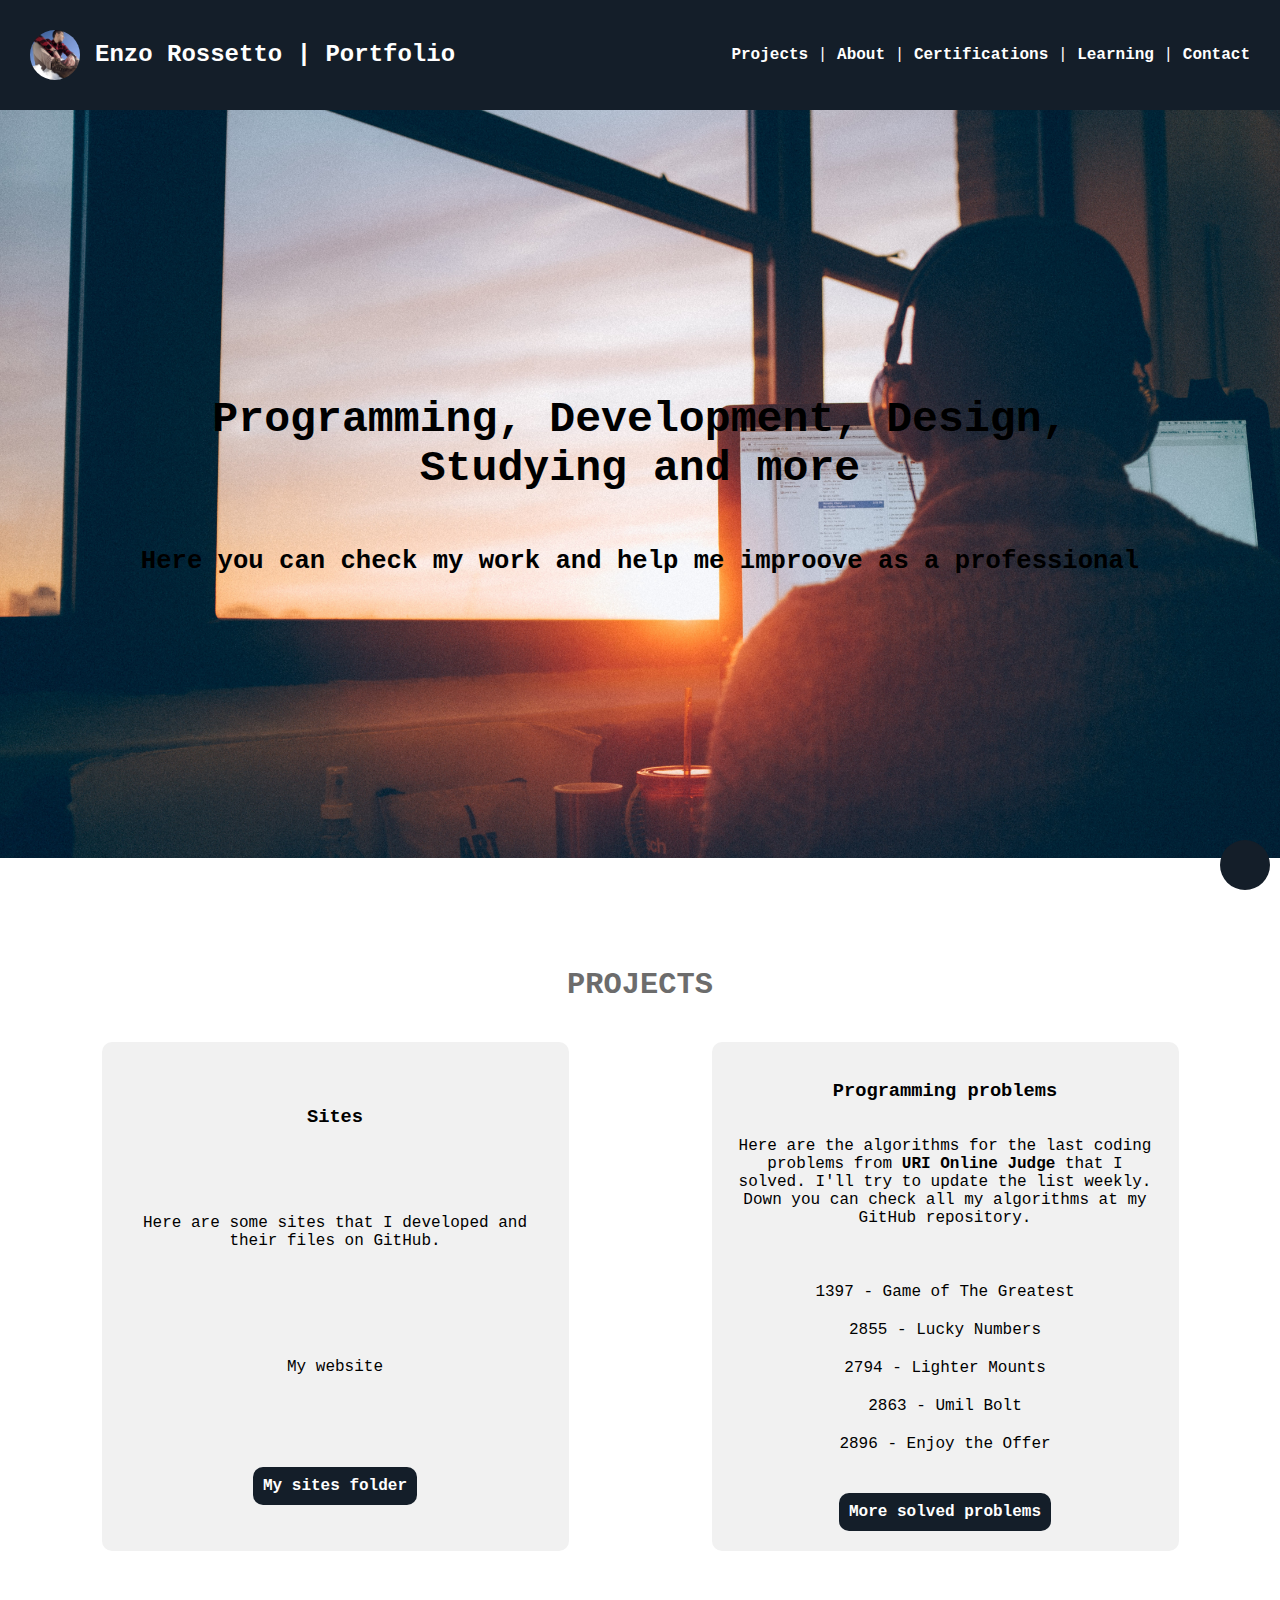
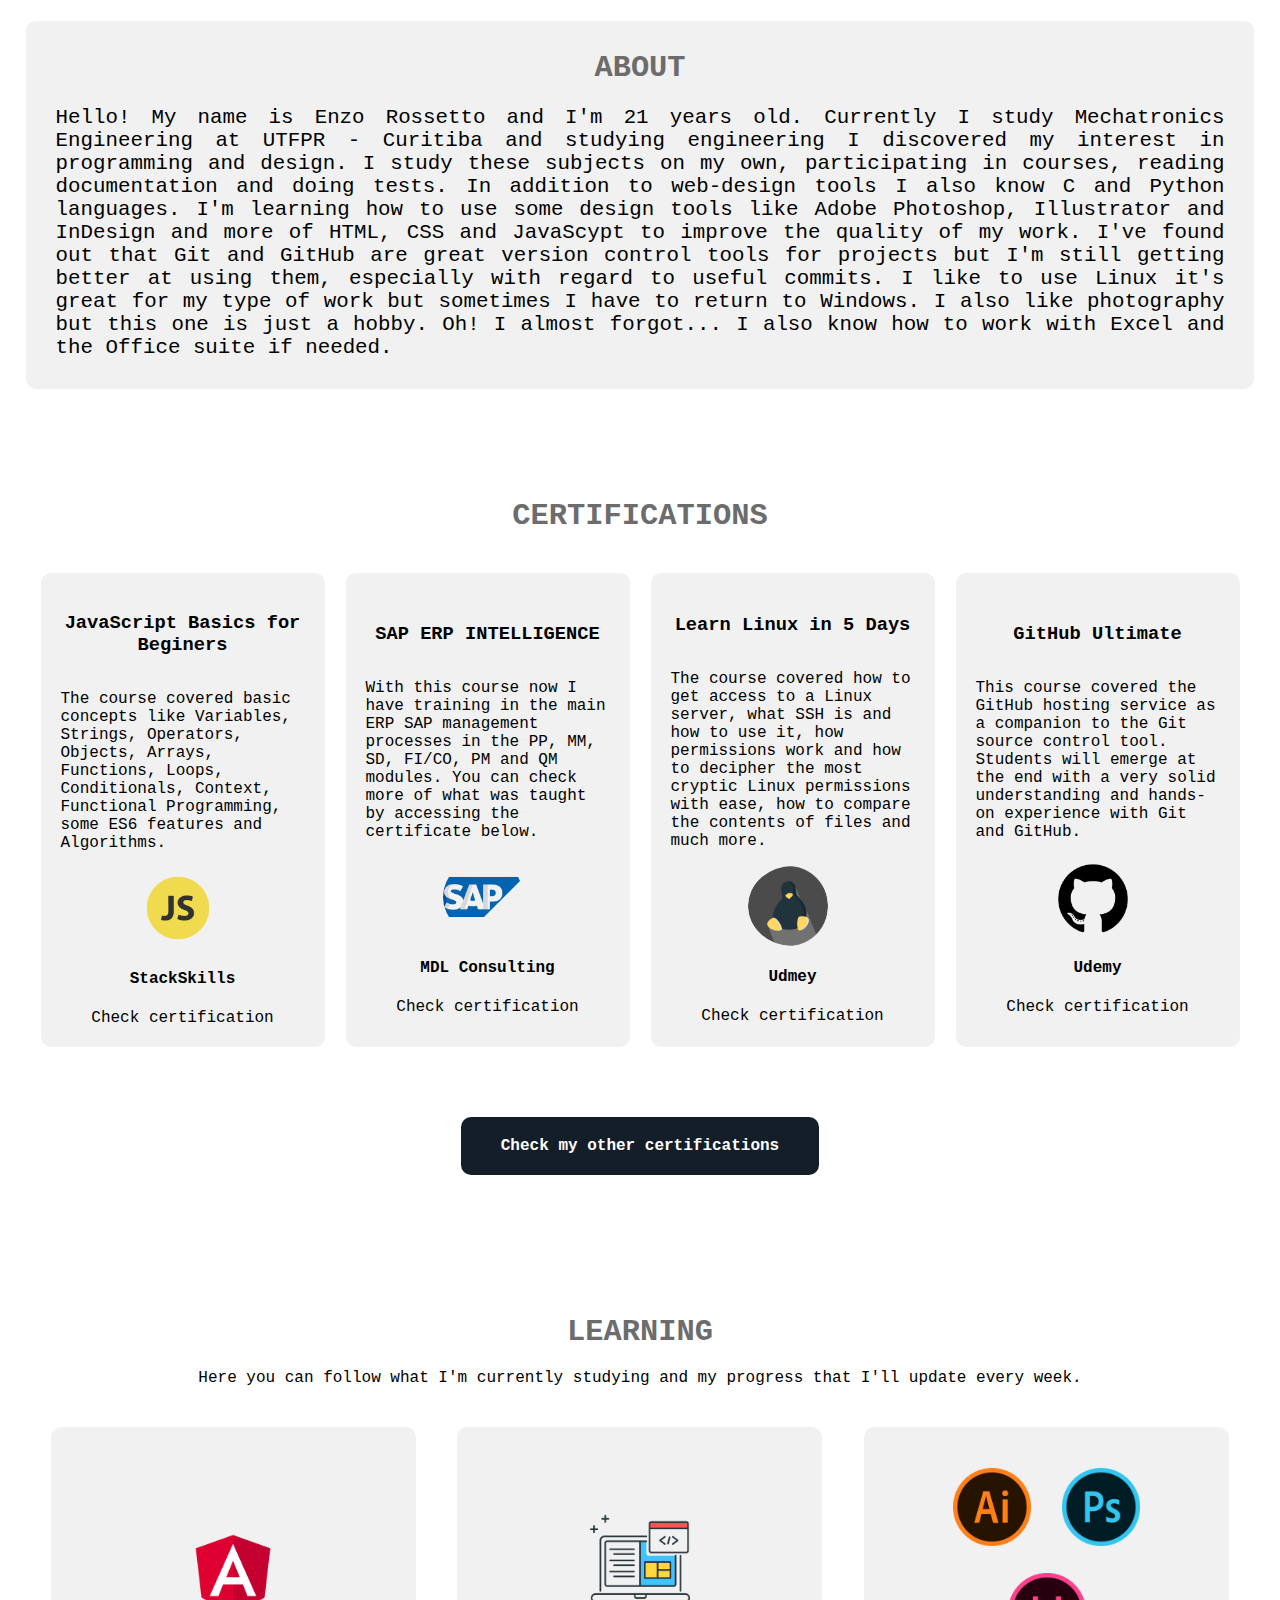
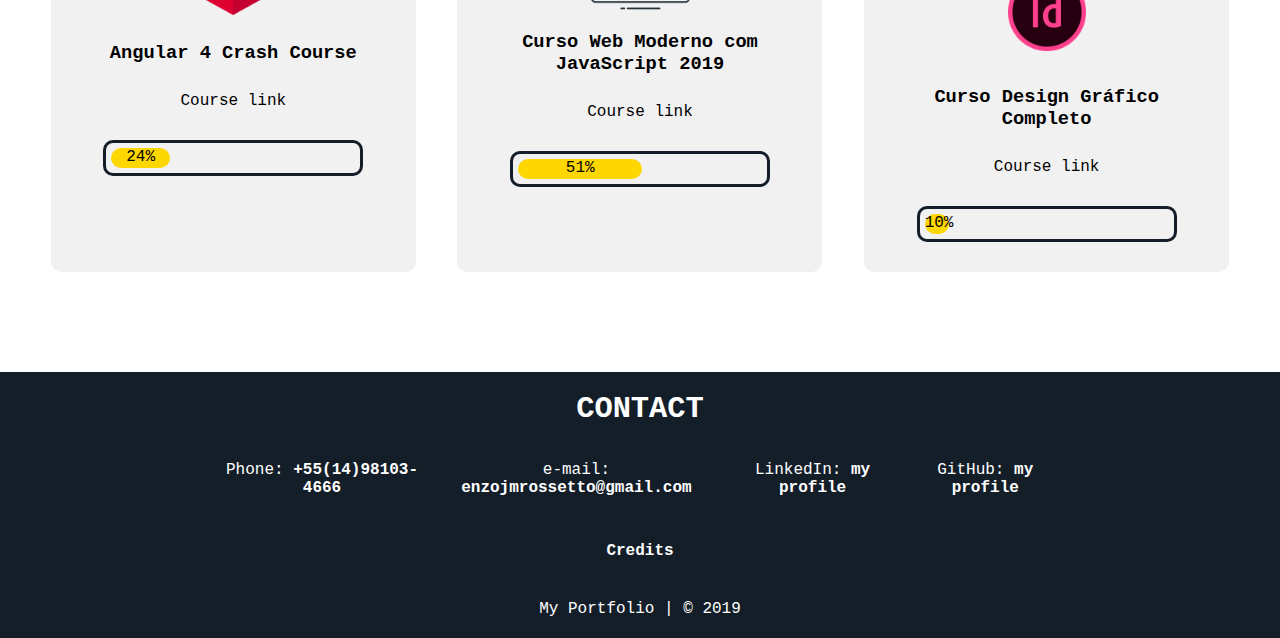
<file: my-website/index.html>
<!DOCTYPE html>
<html lang="en">

<head>
    <meta charset="UTF-8">
    <meta name="viewport" content="width=device-width, initial-scale=1.0">
    <meta http-equiv="X-UA-Compatible" content="ie=edge">
    <meta name="theme-color" content="#141e29">

    <title>Enzo Rossetto | Portfolio</title>

    <link rel="stylesheet" type="text/css" href="css/styles.css">
    <link rel="stylesheet" href="https://use.fontawesome.com/releases/v5.7.2/css/all.css"
        integrity="sha384-fnmOCqbTlWIlj8LyTjo7mOUStjsKC4pOpQbqyi7RrhN7udi9RwhKkMHpvLbHG9Sr" crossorigin="anonymous">

    <script src="javascript/script.js"></script>

    <link rel="apple-touch-icon" sizes="180x180" href="favicon/apple-touch-icon.png">
    <link rel="icon" type="image/png" sizes="32x32" href="favicon/favicon-32x32.png">
    <link rel="icon" type="image/png" sizes="16x16" href="favicon/favicon-16x16.png">
    <link rel="manifest" href="favicon/site.webmanifest">
</head>

<body>
    <header>
        <h2><img src="images/profile.jpg" alt="Profile pic">Enzo Rossetto | Portfolio</h2>

        <nav>
            <ul class="unlisted">
                <li class="list-item"><a href="#projects" class="link-type-1">Projects</a></li>
                <li class="separator">|</li>
                <li class="list-item"><a href="#about" class="link-type-1">About</a></li>
                <li class="separator">|</li>
                <li class="list-item"><a href="#certifications" class="link-type-1">Certifications</a></li>
                <li class="separator">|</li>
                <li class="list-item"><a href="#learning" class="link-type-1">Learning</a></li>
                <li class="separator">|</li>
                <!-- <li class="list-item"><a href="#support" class="link-type-1">Support</a></li>
                <li class="separator">|</li> -->
                <li class="list-item"><a href="#contact" class="link-type-1">Contact</a></li>
            </ul>
        </nav>

        <div class="collapsible"><i class="fas fa-angle-down"></i></div>

    </header>

    <main>
        <section id="hero">
            <h1>Programming, Development, Design, Studying and more</h1>
            <p>Here you can check my work and help me improove as a professional</p>
        </section>

        <section id="projects">
            <h2 class="section-title">Projects</h2>

            <div class="container">
                <!-- <div class="project card">
                    <h3>Design</h3>
                    <p>Here are some stuf I designed myself.</p>
                    <ul class="unlisted">
                        <li class="list-item"><a href="#projects" class="link-type-2">Work in progress</a></li>
                    </ul>
                    <div class="link-background"><a href="#projects" class="link-type-1">Work in progress</a></div>
                </div> -->

                <div class="project card">
                    <h3>Sites</h3>
                    <p>Here are some sites that I developed and their files on GitHub.</p>
                    <ul class="unlisted">
                        <li class="list-item"><a href="https://github.com/enzorossetto/websites/tree/master/my-website"
                                target="_blank" class="link-type-2">My website</a></li>
                    </ul>
                    <div class="link-background"><a href="https://github.com/enzorossetto/websites" target="_blank"
                            class="link-type-1">My sites folder</a></div>
                </div>

                <div class="project card">
                    <h3>Programming problems</h3>
                    <p>
                        Here are the algorithms for the last coding problems from <a
                            href="https://www.urionlinejudge.com.br/judge/en/profile/158945?sort=Ranks.updatetime&direction=desc"
                            class="link-type-1">URI Online Judge</a> that I solved. I'll try to update the list weekly.
                        Down you can check all my algorithms at my GitHub repository.
                    </p>
                    <ul class="unlisted">
                        <!-- <li class="list-item"><a href="https://github.com/enzorossetto/codes/blob/master/uri/" class="link-type-2" target="_blank"></a></li> -->
                        <li class="list-item"><a href="https://github.com/enzorossetto/codes/blob/master/uri/c/1397.c"
                                class="link-type-2" target="_blank">1397 - Game of The Greatest</a></li>
                        <li class="list-item"><a href="https://github.com/enzorossetto/codes/blob/master/uri/c/2855.c"
                                class="link-type-2" target="_blank">2855 - Lucky Numbers</a></li>
                        <li class="list-item"><a href="https://github.com/enzorossetto/codes/blob/master/uri/c/2794.c"
                                class="link-type-2" target="_blank">2794 - Lighter Mounts</a></li>
                        <li class="list-item"><a href="https://github.com/enzorossetto/codes/blob/master/uri/c/2863.c"
                                class="link-type-2" target="_blank">2863 - Umil Bolt</a></li>
                        <li class="list-item"><a href="https://github.com/enzorossetto/codes/blob/master/uri/c/2896.c"
                                class="link-type-2" target="_blank">2896 - Enjoy the Offer</a></li>
                    </ul>
                    <div class="link-background">
                        <a href="https://github.com/enzorossetto/codes/tree/master/uri" target="_blank"
                            class="link-type-1">More
                            solved problems</a>
                    </div>
                </div>
            </div>
        </section>

        <section id="about">
            <h2 class="section-title">About</h2>
            <p>
                Hello! My name is Enzo Rossetto and I'm 21 years old. Currently I study Mechatronics
                Engineering at UTFPR - Curitiba and studying engineering I discovered my interest in
                programming and design. I study these subjects on my own, participating in courses,
                reading documentation and doing tests. In addition to web-design tools I also know C
                and Python languages. I'm learning how to use some design tools like Adobe Photoshop,
                Illustrator and InDesign and more of HTML, CSS and JavaScypt to improve the quality
                of my work. I've found out that Git and GitHub are great version control tools for
                projects but I'm still getting better at using them, especially with regard to useful
                commits. I like to use Linux it's great for my type of work but sometimes I have to
                return to Windows. I also like photography but this one is just a hobby. Oh! I almost
                forgot... I also know how to work with Excel and the Office suite if needed.
            </p>
        </section>

        <section id="certifications">
            <h2 class="section-title">Certifications</h2>

            <div class="container">
                <div class="certification card">
                    <h3 class="certification-title">JavaScript Basics for Beginers</h3>
                    <p class="certification-description">
                        The course covered basic concepts like Variables, Strings, Operators, Objects, Arrays,
                        Functions, Loops, Conditionals, Context, Functional Programming, some ES6 features and
                        Algorithms.
                    </p>
                    <img src="images/javascript.png" alt="JavaScript" class="icon">
                    <div>
                        <h4 class="certification-provider">StackSkills</h4>
                        <a href="https://drive.google.com/file/d/14gJ3RIyErhxOfF4eLvkiC_gjeU3wiGF5/view?usp=sharing"
                            class="link-type-1" target="_blank">Check certification</a>
                    </div>
                </div>

                <div class="certification card">
                    <h3 class="certification-title">SAP ERP INTELLIGENCE</h3>
                    <p class="certification-description">
                        With this course now I have training in the main ERP SAP management processes in the
                        PP, MM, SD, FI/CO, PM and QM modules. You can check more of what was taught by
                        accessing the certificate below.
                    </p>
                    <img src="images/sap.png" alt="SAP" class="icon">
                    <div>
                        <h4 class="certification-provider">MDL Consulting</h4>
                        <a href="https://drive.google.com/file/d/1qDqlto2UvUg8obk0Dv5ZfYE3o1Na1QFg/view?usp=sharing"
                            class="link-type-1" target="_blank">Check certification</a>
                    </div>
                </div>

                <div class="certification card">
                    <h3 class="certification-title">Learn Linux in 5 Days</h3>
                    <p class="certification-description">
                        The course covered how to get access to a Linux server, what SSH is and how to use it,
                        how permissions work and how to decipher the most cryptic Linux permissions with ease,
                        how to compare the contents of files and much more.
                    </p>
                    <img src="images/linux.png" alt="Linux" class="icon">
                    <div>
                        <h4 class="certification-provider">Udmey</h4>
                        <a href="https://drive.google.com/file/d/1BmRF375NJ_0gKINBTHp49JG4Pwdg3hnp/view?usp=sharing"
                            class="link-type-1" target="_blank">Check certification</a>
                    </div>
                </div>

                <div class="certification card">
                    <h3 class="certification-title">GitHub Ultimate</h3>
                    <p class="certification-description">
                        This course covered the GitHub hosting service as a companion to the Git source
                        control tool. Students will emerge at the end with a very solid understanding and
                        hands-on experience with Git and GitHub.
                    </p>
                    <img src="images/github.png" alt="GitHub" class="icon">
                    <div>
                        <h4 class="certification-provider">Udemy</h4>
                        <a href="https://drive.google.com/file/d/1x6GSoPmA8KkcZRUNZ7S3_Z8ngUoFYZ9m/view?usp=sharing"
                            class="link-type-1" target="_blank">Check certification</a>
                    </div>
                </div>
            </div>

            <div class="link-background"><a href="certifications.html" class="link-type-1">Check my other
                    certifications</a></div>
        </section>

        <section id="learning">
            <h2 class="section-title">Learning</h2>

            <p>
                Here you can follow what I'm currently studying and my progress that I'll update every
                week.
            </p>

            <div class="container">
                <div class="studying card">
                    <img src="images/angular.png" alt="Angular">
                    <h3>Angular 4 Crash Course</h3>
                    <a href="https://stackskills.com/p/angular-4-crash-course" class="link-type-2" target="_blank">
                        Course link</a>
                    <div class="progress">
                        <div class="progress-percentage" style="width: 24%">24%</div>
                    </div>
                </div>

                <!-- <div class="studying card">
                    <img src="images/coding.png" alt="Coding">
                    <h3>Curso Desenvolvimento Web</h3>
                    <a href="http://programadorbr.com/p/dev-frontend?ref=W8703696Y" class="link-type-2" target="_blank">
                        Course link</a>
                    <div class="progress">
                        <div class="progress-percentage" style="width: 79%">79%</div>
                    </div>
                </div> -->

                <div class="studying card">
                    <img src="images/web-dev.png" alt="Web Development">
                    <h3>Curso Web Moderno com JavaScript 2019</h3>
                    <a href="https://www.udemy.com/curso-web/" class="link-type-2" target="_blank">Course link</a>
                    <div class="progress">
                        <div class="progress-percentage" style="width: 51%">51%</div>
                    </div>
                </div>

                <div class="studying card">
                    <div>
                        <img src="images/illustrator.png" alt="Illustrator">
                        <img src="images/photoshop.png" alt="Photoshop">
                        <img src="images/indesign.png" alt="InDesign">
                    </div>
                    <h3>Curso Design Gráfico Completo</h3>
                    <a href="https://www.udemy.com/curso-design-grafico-completo/" class="link-type-2" target="_blank">
                        Course link</a>
                    <div class="progress">
                        <div class="progress-percentage" style="width: 10%">10%</div>
                    </div>
                </div>
            </div>
        </section>

        <!-- <section id="support">
            <h2 class="section-title">Support</h2>

            <p>
                You can help me study more and improve my work equipment by supporting me financially. The
                values start at 1$ and from this you get the right to charge me for the studies and I will
                expose how much I have received so that everyone can follow.
            </p>

            <div><a href="#support" class="link-type-1">Future Patreon</a></div>
        </section> -->
    </main>

    <footer>
        <section id="contact">
            <h2 class="section-title">Contact</h2>

            <ul class="unlisted">
                <li class="list-item">Phone: <a href="tel:+5514981034668" class="link-type-1">+55(14)98103-4666</a></li>
                <li class="list-item">e-mail: <a href="mailto:enzojmrossetto@gmail.com"
                        class="link-type-1">enzojmrossetto@gmail.com</a></li>
                <li class="list-item">LinkedIn: <a href="https://www.linkedin.com/in/enzo-rossetto-7237b4129/"
                        target="_blank" class="link-type-1">my profile</a></li>
                <li class="list-item">GitHub: <a href="https://github.com/enzorossetto" target="_blank"
                        class="link-type-1">
                        my profile</a></li>
            </ul>
        </section>

        <div><a href="credits.html" class="link-type-1">Credits</a></div>

        <span>My Portfolio | &copy; 2019</span>
    </footer>

    <a id="go-top" href="#"><i class="fas fa-chevron-up"></i></a>
</body>

</html>
</file>
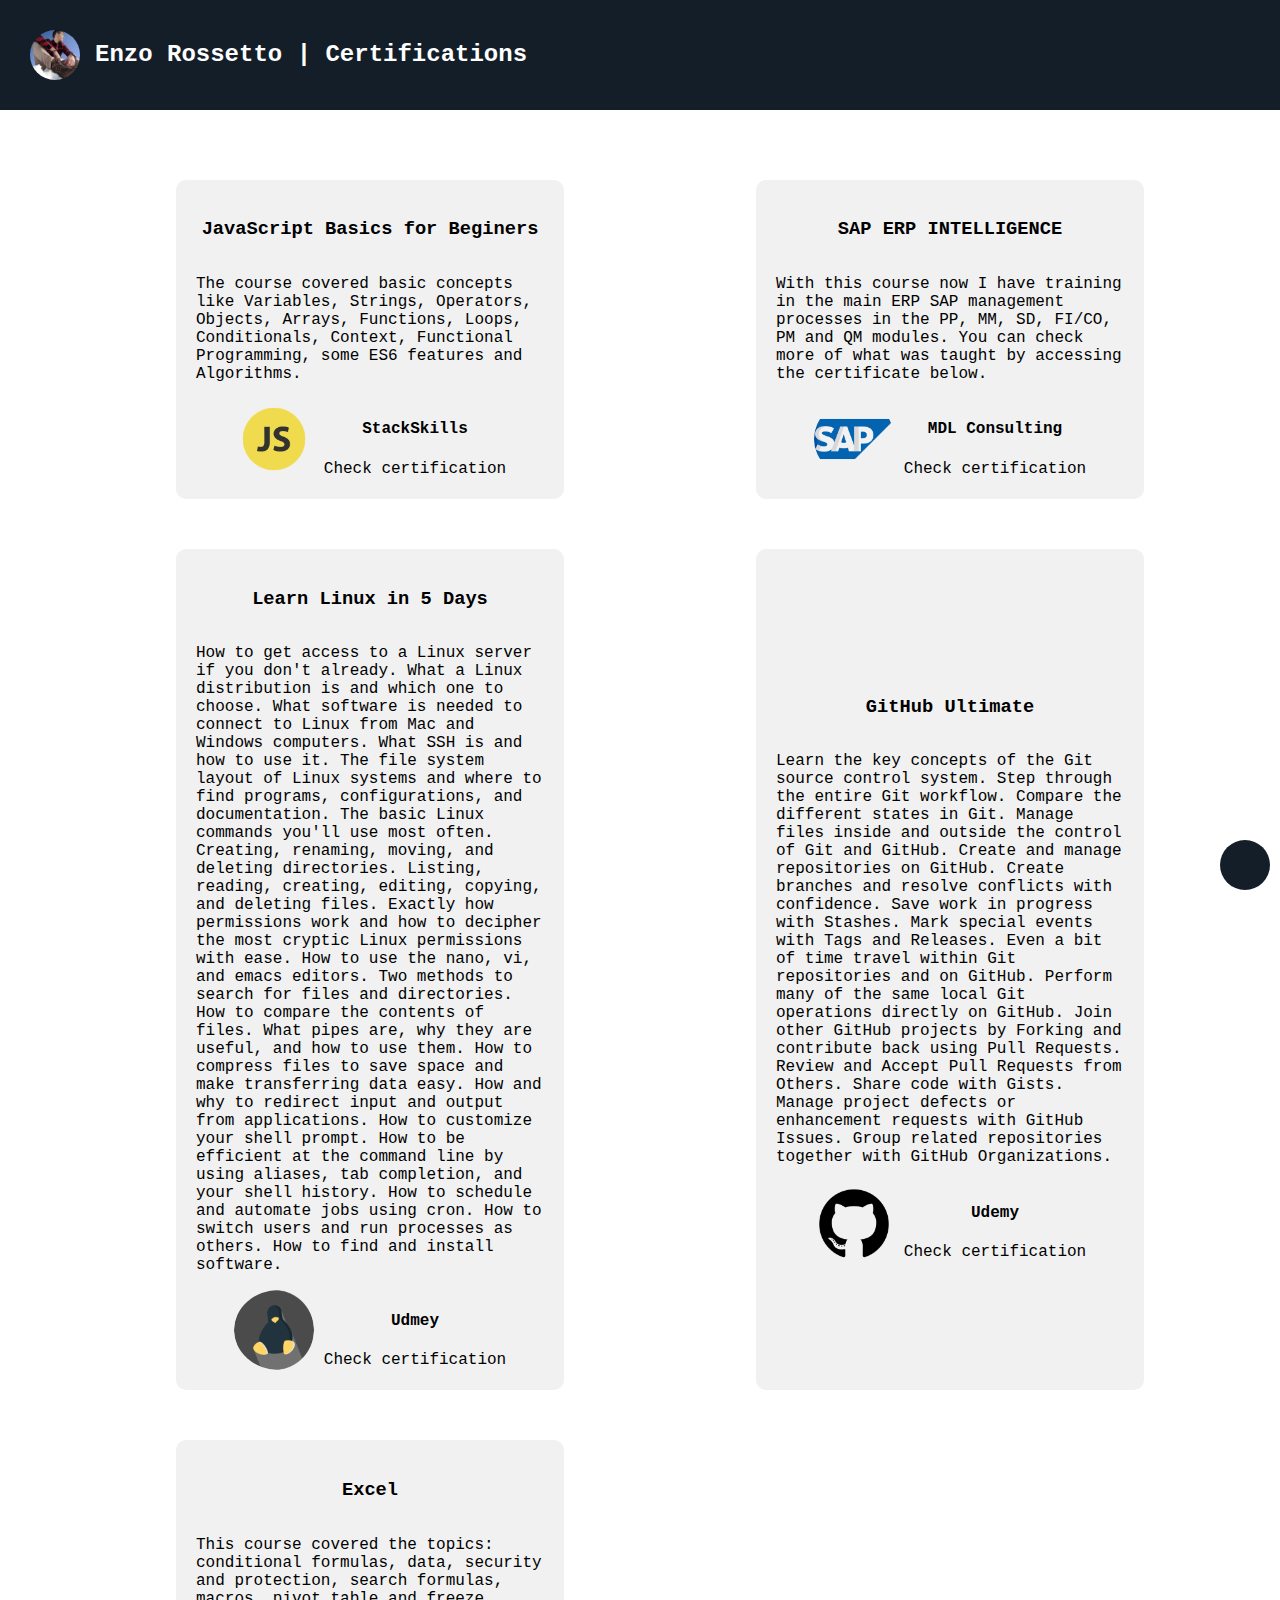
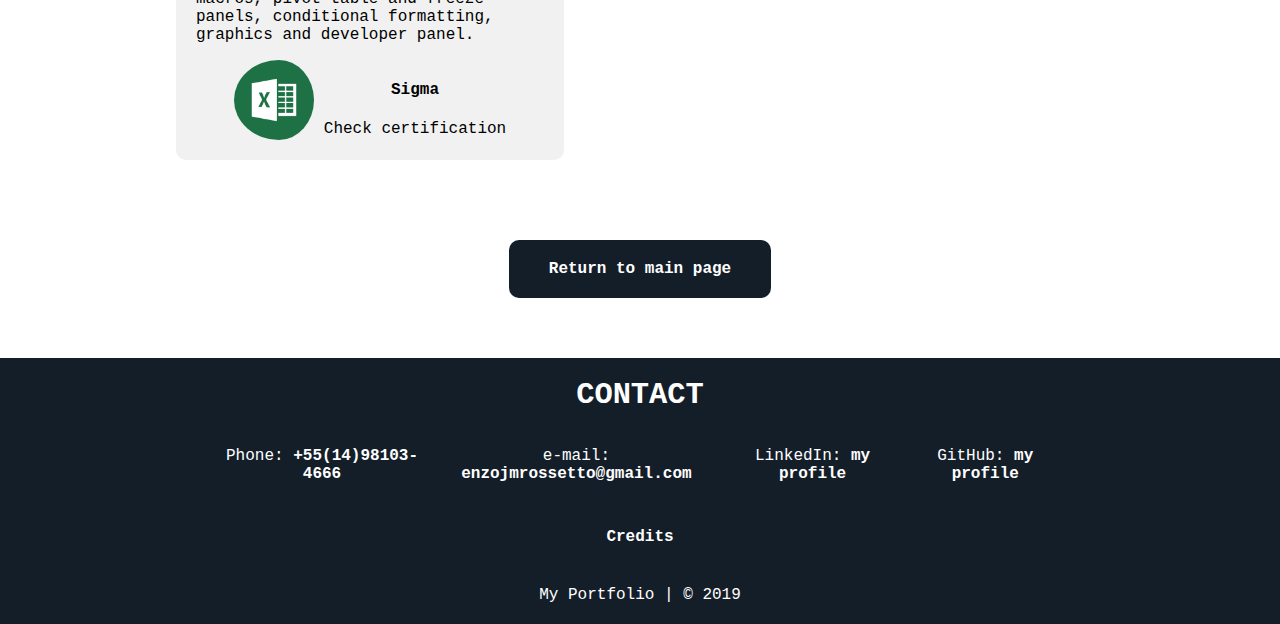
<file: my-website/certifications.html>
<!DOCTYPE html>
<html lang="en">

<head>
    <meta charset="UTF-8">
    <meta name="viewport" content="width=device-width, initial-scale=1.0">
    <meta http-equiv="X-UA-Compatible" content="ie=edge">
    <meta name="theme-color" content="#141e29">

    <title>Enzo Rossetto | Certifications</title>

    <link rel="stylesheet" type="text/css" href="css/styles.css">
    <link rel="stylesheet" type="text/css" href="css/certifications.css">
    <link rel="stylesheet" href="https://use.fontawesome.com/releases/v5.7.2/css/all.css" integrity="sha384-fnmOCqbTlWIlj8LyTjo7mOUStjsKC4pOpQbqyi7RrhN7udi9RwhKkMHpvLbHG9Sr"
        crossorigin="anonymous">

    <link rel="apple-touch-icon" sizes="180x180" href="favicon/apple-touch-icon.png">
    <link rel="icon" type="image/png" sizes="32x32" href="favicon/favicon-32x32.png">
    <link rel="icon" type="image/png" sizes="16x16" href="favicon/favicon-16x16.png">
    <link rel="manifest" href="favicon/site.webmanifest">
</head>

<body>
    <header>
        <h2><img src="images/profile.jpg" alt="Profile pic">Enzo Rossetto | Certifications</h2>
    </header>

    <main>
        <section id="certifications">
            <div class="container">
                <div class="certification card">
                    <h3 class="certification-title">JavaScript Basics for Beginers</h3>
                    <p class="certification-description">
                        The course covered basic concepts like Variables, Strings, Operators, Objects, Arrays,
                        Functions, Loops, Conditionals, Context, Functional Programming, some ES6 features and
                        Algorithms.
                    </p>
                    <img src="images/javascript.png" alt="JavaScript" class="icon">
                    <div>
                        <h4 class="certification-provider">StackSkills</h4>
                        <a href="https://drive.google.com/file/d/14gJ3RIyErhxOfF4eLvkiC_gjeU3wiGF5/view?usp=sharing"
                            class="link-type-1" target="_blank">Check certification</a>
                    </div>
                </div>

                <div class="certification card">
                    <h3 class="certification-title">SAP ERP INTELLIGENCE</h3>
                    <p class="certification-description">
                        With this course now I have training in the main ERP SAP management processes in the
                        PP, MM, SD, FI/CO, PM and QM modules. You can check more of what was taught by
                        accessing the certificate below.
                    </p>
                    <img src="images/sap.png" alt="SAP" class="icon">
                    <div>
                        <h4 class="certification-provider">MDL Consulting</h4>
                        <a href="https://drive.google.com/file/d/1qDqlto2UvUg8obk0Dv5ZfYE3o1Na1QFg/view?usp=sharing"
                            class="link-type-1" target="_blank">Check certification</a>
                    </div>
                </div>

                <div class="certification card">
                    <h3 class="certification-title">Learn Linux in 5 Days</h3>
                    <p class="certification-description">
                        How to get access to a Linux server if you don't already. What a
                        Linux distribution is and which one to choose. What software is
                        needed to connect to Linux from Mac and Windows computers. What
                        SSH is and how to use it. The file system layout of Linux systems
                        and where to find programs, configurations, and documentation. The
                        basic Linux commands you'll use most often. Creating, renaming,
                        moving, and deleting directories. Listing, reading, creating,
                        editing, copying, and deleting files. Exactly how permissions work
                        and how to decipher the most cryptic Linux permissions with ease.
                        How to use the nano, vi, and emacs editors. Two methods to search
                        for files and directories. How to compare the contents of files.
                        What pipes are, why they are useful, and how to use them. How to
                        compress files to save space and make transferring data easy. How
                        and why to redirect input and output from applications. How to
                        customize your shell prompt. How to be efficient at the command
                        line by using aliases, tab completion, and your shell history. How
                        to schedule and automate jobs using cron. How to switch users and
                        run processes as others. How to find and install software.
                    </p>
                    <img src="images/linux.png" alt="Linux" class="icon">
                    <div>
                        <h4 class="certification-provider">Udmey</h4>
                        <a href="https://drive.google.com/file/d/1BmRF375NJ_0gKINBTHp49JG4Pwdg3hnp/view?usp=sharing"
                            class="link-type-1" target="_blank">Check certification</a>
                    </div>
                </div>

                <div class="certification card">
                    <h3 class="certification-title">GitHub Ultimate</h3>
                    <p class="certification-description">
                        Learn the key concepts of the Git source control system. Step
                        through the entire Git workflow. Compare the different states in
                        Git. Manage files inside and outside the control of Git and
                        GitHub. Create and manage repositories on GitHub. Create branches
                        and resolve conflicts with confidence. Save work in progress with
                        Stashes. Mark special events with Tags and Releases. Even a bit of
                        time travel within Git repositories and on GitHub. Perform many of
                        the same local Git operations directly on GitHub. Join other
                        GitHub projects by Forking and contribute back using Pull
                        Requests. Review and Accept Pull Requests from Others. Share code
                        with Gists. Manage project defects or enhancement requests with
                        GitHub Issues. Group related repositories together with GitHub
                        Organizations.
                    </p>
                    <img src="images/github.png" alt="GitHub" class="icon">
                    <div>
                        <h4 class="certification-provider">Udemy</h4>
                        <a href="https://drive.google.com/file/d/1x6GSoPmA8KkcZRUNZ7S3_Z8ngUoFYZ9m/view?usp=sharing"
                            class="link-type-1" target="_blank">Check certification</a>
                    </div>
                </div>

                <div class="certification card">
                    <h3 class="certification-title">Excel</h3>
                    <p class="certification-description">
                        This course covered the topics: conditional formulas, data,
                        security and protection, search formulas, macros, pivot table and
                        freeze panels, conditional formatting, graphics and developer
                        panel.
                    </p>
                    <img src="images/excel.png" alt="Excel" class="icon">
                    <div>
                        <h4 class="certification-provider">Sigma</h4>
                        <a href="https://drive.google.com/file/d/1qwnJkJn_OmUwINGBxvDXMwPYQxnA8855/view?usp=sharing"
                            class="link-type-1" target="_blank">Check certification</a>
                    </div>
                </div>
            </div>

            <div class="link-background"><a href="index.html" class="link-type-1">Return to main page</a></div>
        </section>
    </main>

    <footer>
        <section id="contact">
            <h2 class="section-title">Contact</h2>

            <ul class="unlisted">
                <li class="list-item">Phone: <a href="tel:+5514981034668" class="link-type-1">+55(14)98103-4666</a></li>
                <li class="list-item">e-mail: <a href="mailto:enzojmrossetto@gmail.com" class="link-type-1">enzojmrossetto@gmail.com</a></li>
                <li class="list-item">LinkedIn: <a href="https://www.linkedin.com/in/enzo-rossetto-7237b4129/" target="_blank"
                        class="link-type-1">my profile</a></li>
                <li class="list-item">GitHub: <a href="https://github.com/enzorossetto" target="_blank" class="link-type-1">
                        my profile</a></li>
            </ul>
        </section>

        <div><a href="credits.html" class="link-type-1">Credits</a></div>

        <span>My Portfolio | &copy; 2019</span>
    </footer>

    <a id="go-top" href="#"><i class="fas fa-chevron-up"></i></a>
</body>

</html>
</file>
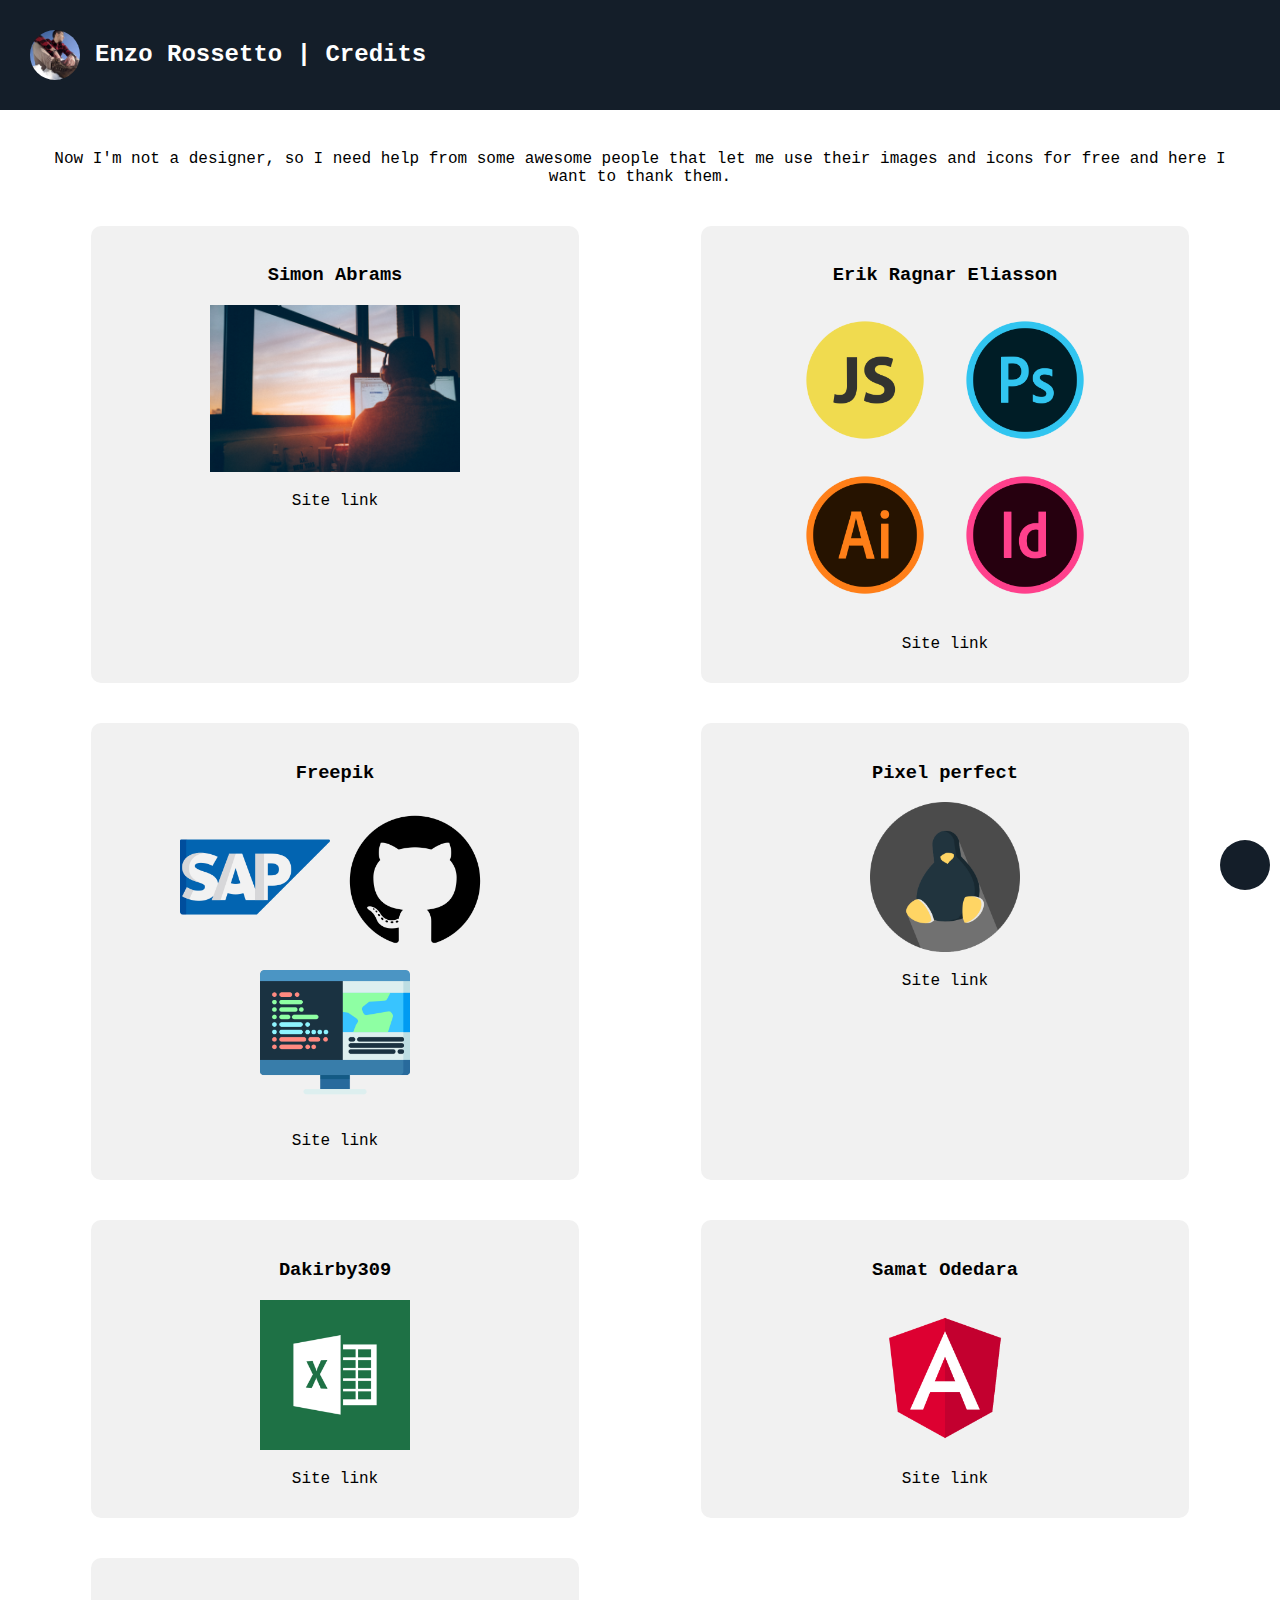
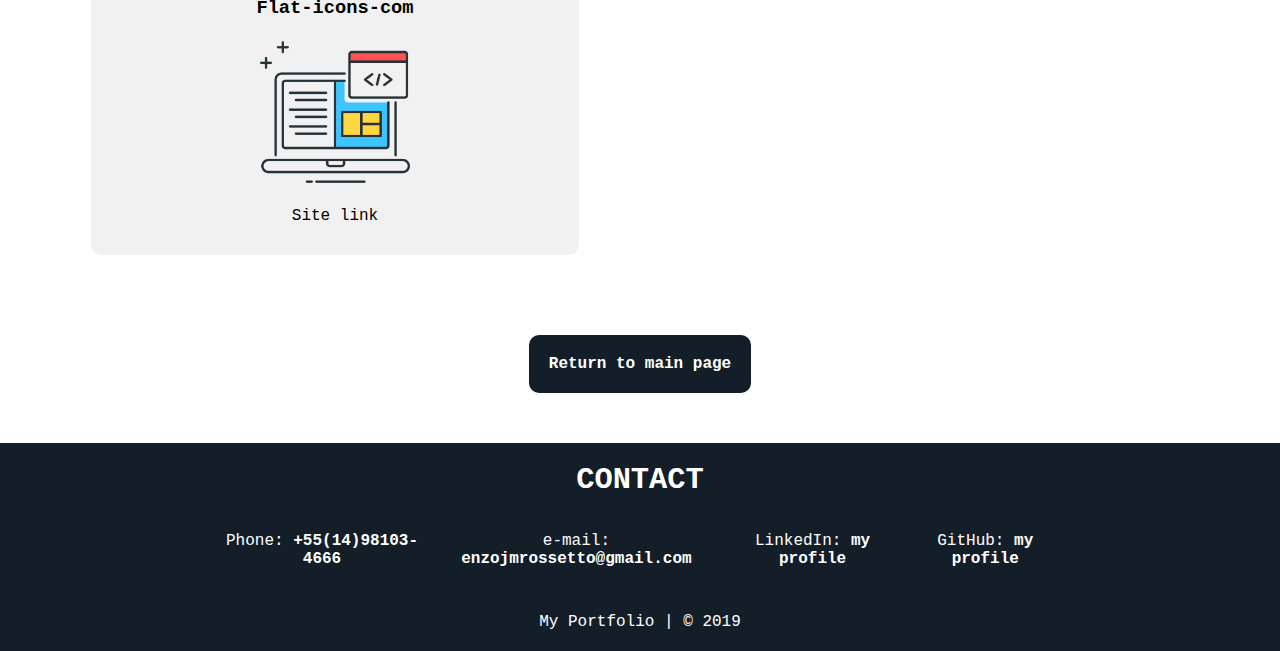
<file: my-website/credits.html>
<!DOCTYPE html>
<html lang="en">

<head>
    <meta charset="UTF-8">
    <meta name="viewport" content="width=device-width, initial-scale=1.0">
    <meta http-equiv="X-UA-Compatible" content="ie=edge">
    <meta name="theme-color" content="#141e29">

    <title>Enzo Rossetto | Credits</title>

    <link rel="stylesheet" type="text/css" href="css/styles.css">
    <link rel="stylesheet" type="text/css" href="css/credits.css">
    <link rel="stylesheet" href="https://use.fontawesome.com/releases/v5.7.2/css/all.css" integrity="sha384-fnmOCqbTlWIlj8LyTjo7mOUStjsKC4pOpQbqyi7RrhN7udi9RwhKkMHpvLbHG9Sr"
        crossorigin="anonymous">

    <link rel="apple-touch-icon" sizes="180x180" href="favicon/apple-touch-icon.png">
    <link rel="icon" type="image/png" sizes="32x32" href="favicon/favicon-32x32.png">
    <link rel="icon" type="image/png" sizes="16x16" href="favicon/favicon-16x16.png">
    <link rel="manifest" href="favicon/site.webmanifest">
</head>

<body>
    <header>
        <h2><img src="images/profile.jpg" alt="Profile pic">Enzo Rossetto | Credits</h2>
    </header>

    <main>
        <section id="credits">
            <p>
                Now I'm not a designer, so I need help from some awesome people that let
                me use their images and icons for free and here I want to thank them.
            </p>

            <div class="container">
                <div class="card credit">
                    <h3>Simon Abrams</h3>
                    <img src="images/background.jpg" alt="Background" style="width: 250px;">
                    <a href="https://unsplash.com/@flysi3000" target="_blank" class="link-type-2">Site link</a>
                </div>

                <div class="card credit">
                    <h3>Erik Ragnar Eliasson</h3>
                    <div>
                        <img src="images/javascript.png" alt="JavaScript">
                        <img src="images/photoshop.png" alt="Photoshop">
                        <img src="images/illustrator.png" alt="Illustrator">
                        <img src="images/indesign.png" alt="InDesign">
                    </div>
                    <a href="https://www.iconfinder.com/Sennerstad/icon-sets" target="_blank" class="link-type-2">Site
                        link</a>
                </div>

                <div class="card credit">
                    <h3>Freepik</h3>
                    <div>
                        <img src="images/sap.png" alt="SAP">
                        <img src="images/github.png" alt="GitHub">
                        <img src="images/coding.png" alt="Web Design">
                    </div>
                    <a href="https://www.flaticon.com/authors/freepik" target="_blank" class="link-type-2">Site link</a>
                </div>

                <div class="card credit">
                    <h3>Pixel perfect</h3>
                    <img src="images/linux.png" alt="Linux">
                    <a href="https://www.flaticon.com/authors/pixel-perfect" target="_blank" class="link-type-2">Site
                        link</a>
                </div>

                <div class="card credit">
                    <h3>Dakirby309</h3>
                    <img src="images/excel.png" alt="Excel">
                    <a href="https://www.deviantart.com/dakirby309" target="_blank" class="link-type-2">Site link</a>
                </div>

                <div class="card credit">
                    <h3>Samat Odedara</h3>
                    <img src="images/angular.png" alt="Angular">
                    <a href="https://www.iconfinder.com/samatodedara9" target="_blank" class="link-type-2">Site link</a>
                </div>

                <div class="card credit">
                    <h3>Flat-icons-com</h3>
                    <img src="images/web-dev.png" alt="Web Development">
                    <a href="https://www.flaticon.com/authors/flat-icons-com" target="_blank" class="link-type-2">Site
                        link</a>
                </div>
            </div>

            <div class="link-background"><a href="index.html" class="link-type-1">Return to main page</a></div>
        </section>
    </main>

    <footer>
        <section id="contact">
            <h2 class="section-title">Contact</h2>

            <ul class="unlisted">
                <li class="list-item">Phone: <a href="tel:+5514981034668" class="link-type-1">+55(14)98103-4666</a></li>
                <li class="list-item">e-mail: <a href="mailto:enzojmrossetto@gmail.com" class="link-type-1">enzojmrossetto@gmail.com</a></li>
                <li class="list-item">LinkedIn: <a href="https://www.linkedin.com/in/enzo-rossetto-7237b4129/" target="_blank"
                        class="link-type-1">my profile</a></li>
                <li class="list-item">GitHub: <a href="https://github.com/enzorossetto" target="_blank" class="link-type-1">my
                        profile</a></li>
            </ul>
        </section>

        <span>My Portfolio | &copy; 2019</span>
    </footer>

    <a id="go-top" href="#"><i class="fas fa-chevron-up"></i></a>
</body>

</html>
</file>
<file: my-website/css/styles.css>
html {
    width: 100%;
    height: 100%;
    scroll-behavior: smooth;
}

body {
    width: 100%;
    margin: 0;
    color: #000000;
    font-family: Courier, "Courier New", Helvetica, sans-serif;
    font-size: 16px;
}

/* General styles */
.unlisted {
    margin: 0;
    padding: 0;
    text-align: center;
}

.list-item {
    text-decoration: none;
    list-style: none;
}

.link-type-1 {
    text-decoration: none;
    color: #ffffff;
    font-weight: bold;
}

.link-type-1:hover {
    text-decoration: underline;
    color: #ffd700;
    -webkit-transition: 0.2s ease-in-out;
    transition: 0.2s ease-in-out;
}

.link-type-2 {
    text-decoration: none;
    color: #000000;
    padding: 10px;
}

.link-type-2:hover {
    background-color: rgba(255, 215, 0, 0.6);
    text-decoration: underline;
    padding: 10px;
    border-radius: 10px;
    -webkit-transition: 0.3s ease-in-out;
    transition: 0.3s ease-in-out;
}

.link-background {
    display: inline-block;
    border-radius: 10px;
    background-color: #141e29;
    padding: 10px;
    margin: 0 auto;
}

section {
    margin-top: 80px;
    padding: 30px;
    text-align: center;
}

.section-title {
    font-size: 190%;
    color: #6c6c6c;
    text-transform: uppercase;
    margin-top: 0;
    margin-bottom: 20px;
}

.container {
    display: flex;
    flex-flow: row wrap;
    justify-content: space-around;
    margin: 40px 0;
}

.card {
    background-color: #f1f1f1;
    border-radius: 10px;
    padding: 20px;
    display: flex;
    align-content: center;
}

/*Header styles */
header {
    background-color: #141e29;
    color: #ffffff;
    display: flex;
    justify-content: space-between;
    flex-flow: row nowrap;
    align-items: center;
    padding: 10px 30px;
}

header img {
    width: 50px;
    border-radius: 50%;
    vertical-align: middle;
    margin-right: 15px;
}

nav ul {
    padding: 30px;
}

nav li {
    display: inline-block;
}

.collapsible {
    display: none;
}

/* Hero styles */
#hero {
    margin-top: 0;
    background-image: url("../images/background.jpg");
    background-position: center;
    background-repeat: no-repeat;
    background-size: cover;
    padding: 20% 10%;
    display: flex;
    flex-flow: column wrap;
    justify-content: center;
    align-items: center;
}

#hero h1 {
    font-size: 270%;
}

#hero p {
    font-size: 160%;
    font-weight: bold;
}

/* Projects styles */
.project {
    width: 35%;
    flex-flow: column wrap;
    justify-content: space-around;
}

.project p .link-type-1 {
    color: #000000;
}

.project p .link-type-1:hover {
    color: #ffd700;
}

.project ul {
    margin: 20px;
}

.project li {
    margin: 20px;
}

/* About styles */
#about {
    background-color: #f1f1f1;
    margin: 0 2%;
    border-radius: 10px;
}

#about p {
    font-size: 130%;
    text-align: justify;
    margin-bottom: 0;
}

/* Certifications styles */
.certification {
    width: 20%;
    flex-flow: row wrap;
    justify-content: center;
}

.certification-description {
    text-align: left;
}

.certification a {
    color: #000000;
    font-weight: lighter;
}

.icon {
    padding-right: 10px;
    width: 80px;
    max-height: 80px;
    border-radius: 50%;
    vertical-align: middle;
}

#certifications .link-background {
    margin-top: 30px;
    padding: 20px;
}

#certifications .link-background a {
    padding: 20px;
}

/* Learning styles */
.studying {
    width: 25%;
    flex-flow: column wrap;
    justify-content: center;
    align-items: center;
    padding: 30px;
    margin-bottom: 30px;
}

.studying img {
    width: 100px;
}

.progress {
    width: 80%;
    margin-top: 20px;
    padding: 5px;
    border: 3px solid #141e29;
    border-radius: 10px;
}

.progress-percentage {
    color: #000000;
    background-color: #ffd700;
    height: 20px;
    border-radius: 10px;
}

/* Support styles */

/* #support {
    margin-top: 0;
    margin-bottom: 30px;
}

#support p {
    padding: 30px;
    text-align: center;
}

#support div {
    display: inline-block;
}

#support a {
    color: #052d49;
    border: 5px solid #052d49;
    border-radius: 10px;
    padding: 10px;
    font-size: 110%;
    font-weight: bolder;
}

#support a:hover {
    background: #fa7664;
} */

/* Footer styles */
footer {
    width: 100%;
    color: #ffffff;
    background-color: #141e29;
    text-align: center;
    padding: 20px 0;
}

#contact {
    margin-top: 0;
    padding-top: 0;
}

#contact .section-title {
    color: #ffffff;
}

#contact .unlisted {
    padding: 15px 15%;
    display: flex;
    justify-content: space-around;
    flex-flow: row nowrap;
    align-items: center;
}

footer div {
    margin-bottom: 40px;
}

#go-top {
    position: fixed;
    width: 50px;
    height: 50px;
    border-radius: 50px;
    color: #ffd700;
    background-color: #141e29;
    bottom: 10px;
    right: 10px;
    text-decoration: none;
    text-align: center;
    line-height: 50px;
}

/*Mobile and tablets*/
@media screen and (max-width: 768px) {

    /* General styles */
    .link-type-1 {
        text-decoration: underline;
    }

    .link-type-2 {
        text-decoration: underline;
    }

    .link-type-2:hover {
        background-color: rgba(255, 215, 0, 0);
        color: #ffd700;
    }

    .card {
        width: 90%;
        margin-bottom: 20px;
    }

    /* Header styles */
    header {
        flex-flow: column wrap;
    }

    header h2 {
        font-size: 120%;
        text-align: center;
    }

    header img {
        display: block;
        width: 80px;
        margin: 0 auto 20px auto;
    }

    nav {
        max-height: 0;
        overflow: hidden;
        transition: 0.25s ease-out;
    }

    nav .unlisted .list-item {
        display: block;
        margin-bottom: 15px;
    }

    nav .unlisted .separator {
        display: none;
    }

    .collapsible {
        display: block;
        text-align: center;
        width: 100%;
        height: 30px;
        line-height: 30px;
        color: #ffffff;
        background-color: rgba(0, 0, 0, 0);
        font-weight: bolder;
        font-size: 160%;
        border: none;
    }

    /* Hero styles */
    #hero {
        margin-bottom: 0;
    }

    #hero h1 {
        font-size: 170%;
        margin-top: 0;
    }

    #hero p {
        font-size: 100%
    }

    /* About styles */
    #about {
        margin: 0 5%;
    }

    /* Certifications styles */
    #certifications .link-background {
        margin-top: 10px;
        padding: 16px 12px;
    }

    #certifications .link-background a {
        padding: 0;
    }

    /* Learning styles */
    .progress {
        width: 90%;
    }

    /* Support styles */
    #support p {
        text-align: justify;
    }

    /* Footer styles */
    #contact .unlisted {
        display: block;
    }

    #contact .unlisted li {
        margin-bottom: 20px;
    }
}
</file>
<file: my-website/css/certifications.css>
#certifications {
    margin: 0 30px;
}

#certifications .section-title {
    margin-top: 30px;
    margin-bottom: 60px;
}

.container {
    margin-bottom: 0;
    display: grid;
    grid-template-columns: 30% 30%;
}

.certification {
    width: 100%;
    margin-bottom: 50px;
}

.link-background {
    margin-bottom: 30px;
}

@media screen and (max-width: 768px) {
    header h2 {
        font-size: 100%;
    }

    #certifications {
        margin: 0 10%;
        padding: 0;
    }

    .container {
        display: flex;
        flex-flow: column wrap;
        justify-content: center;
    }

    .certification {
        width: 87%;
    }
}
</file>
<file: my-website/css/credits.css>
#credits {
    margin-top: 0;
}

#credits p {
    margin: 10px;
}

.container {
    display: grid;
    grid-template-columns: 40% 40%;
}

.credit {
    display: flex;
    flex-flow: column wrap;
    align-items: center;
    margin-bottom: 40px;
}

.credit img {
    width: 150px;
}

.credit a {
    display: inline-block;
    margin-top: 10px;
}

.link-background {
    padding: 20px;
    margin-bottom: 20px;
}

@media screen and (max-width: 768px) {
    #credits {
        margin: 0 10%;
        padding: 0;
    }

    #credits p {
        margin-top: 40px;
        text-align: justify
    }

    .container {
        display: flex;
        flex-flow: column wrap;
        justify-content: center;
    }

    .credit {
        width: 87%;
    }

    .credit img {
        width: 120px;
    }

    .link-background {
        margin-bottom: 40px;
    }
}
</file>
